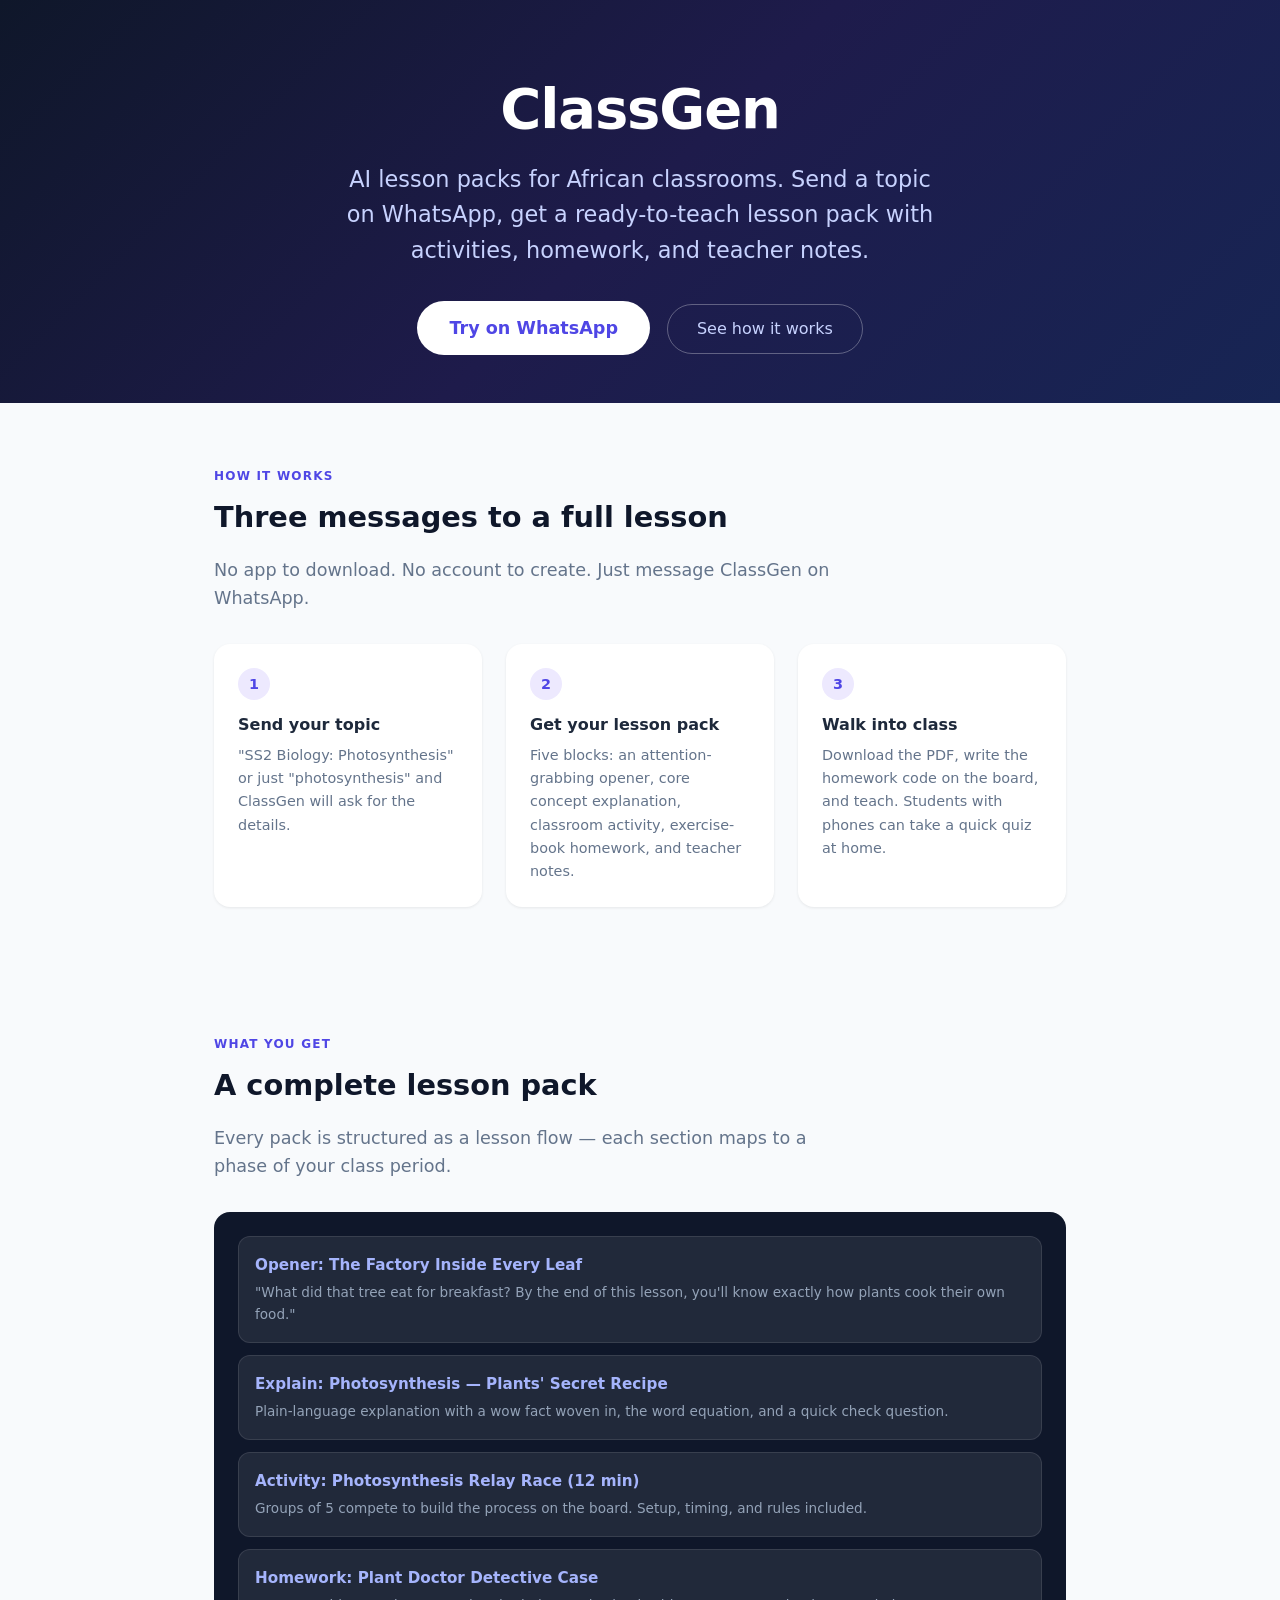
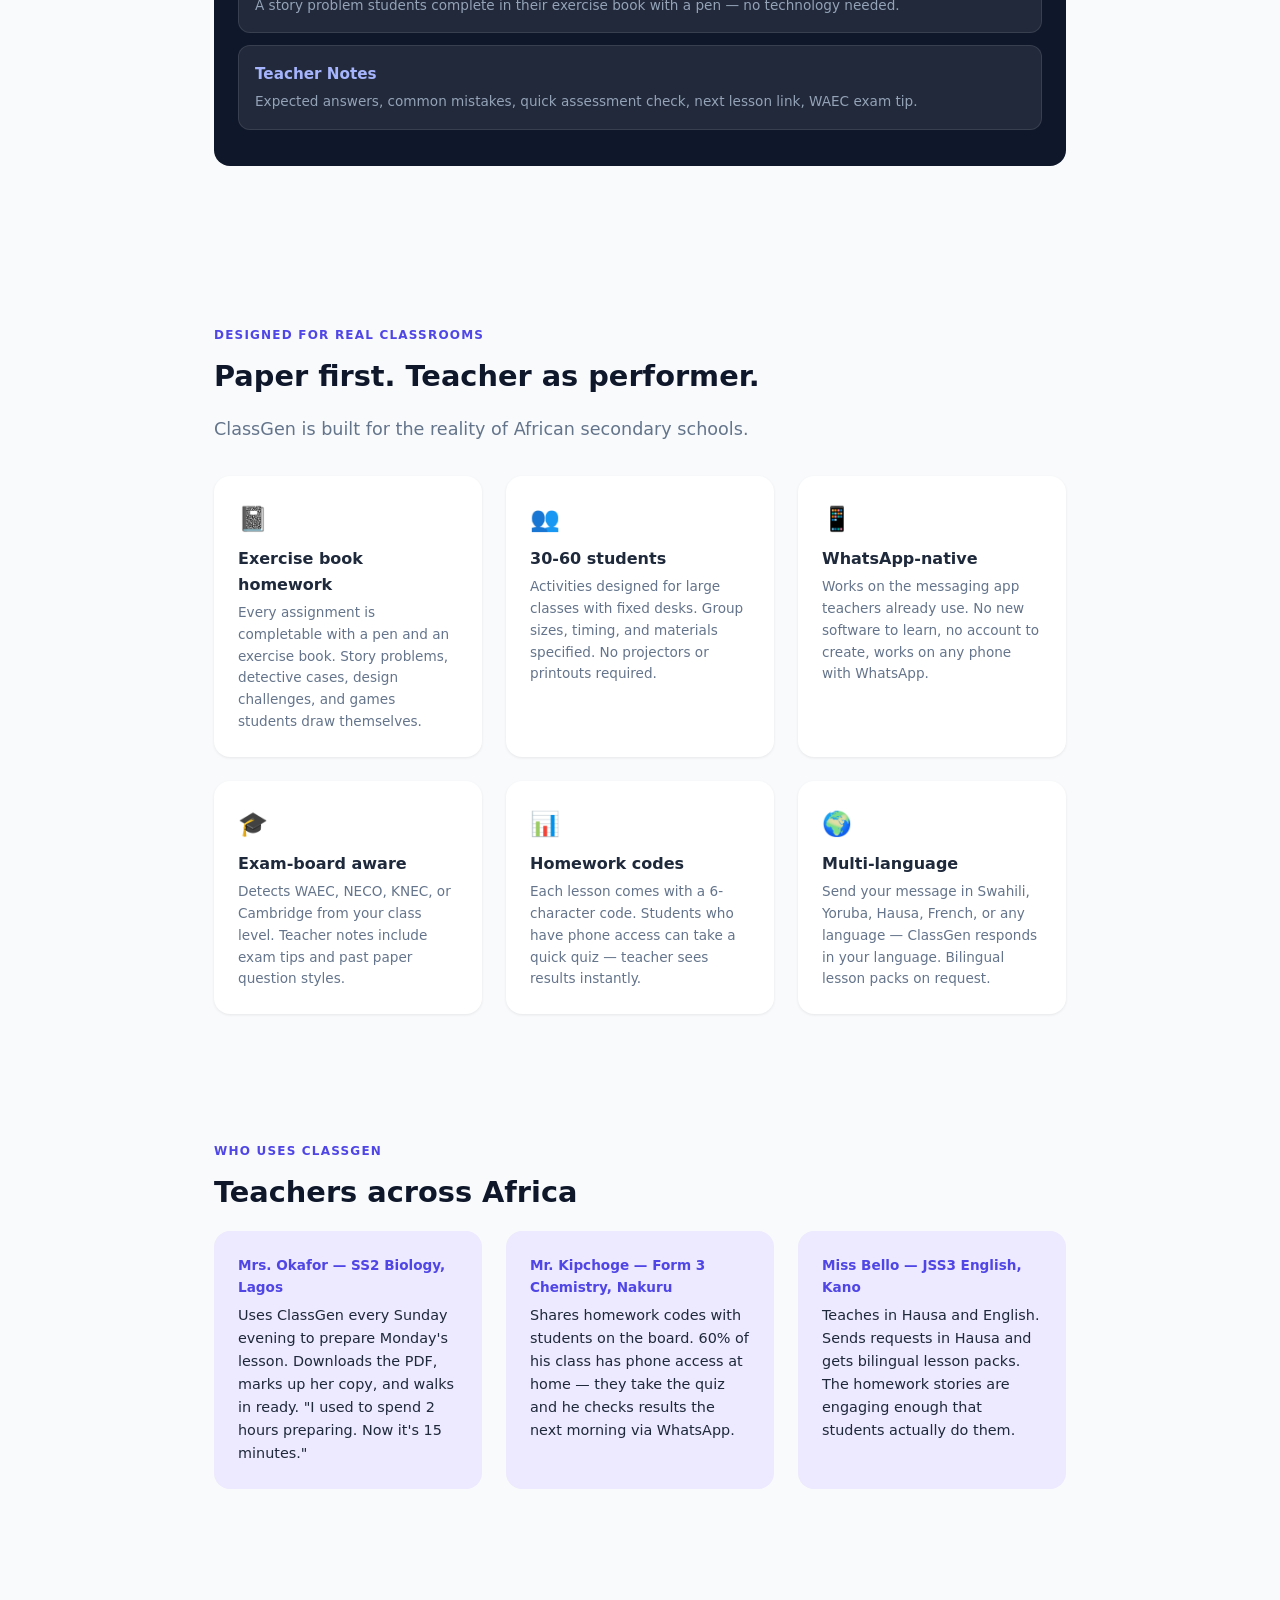
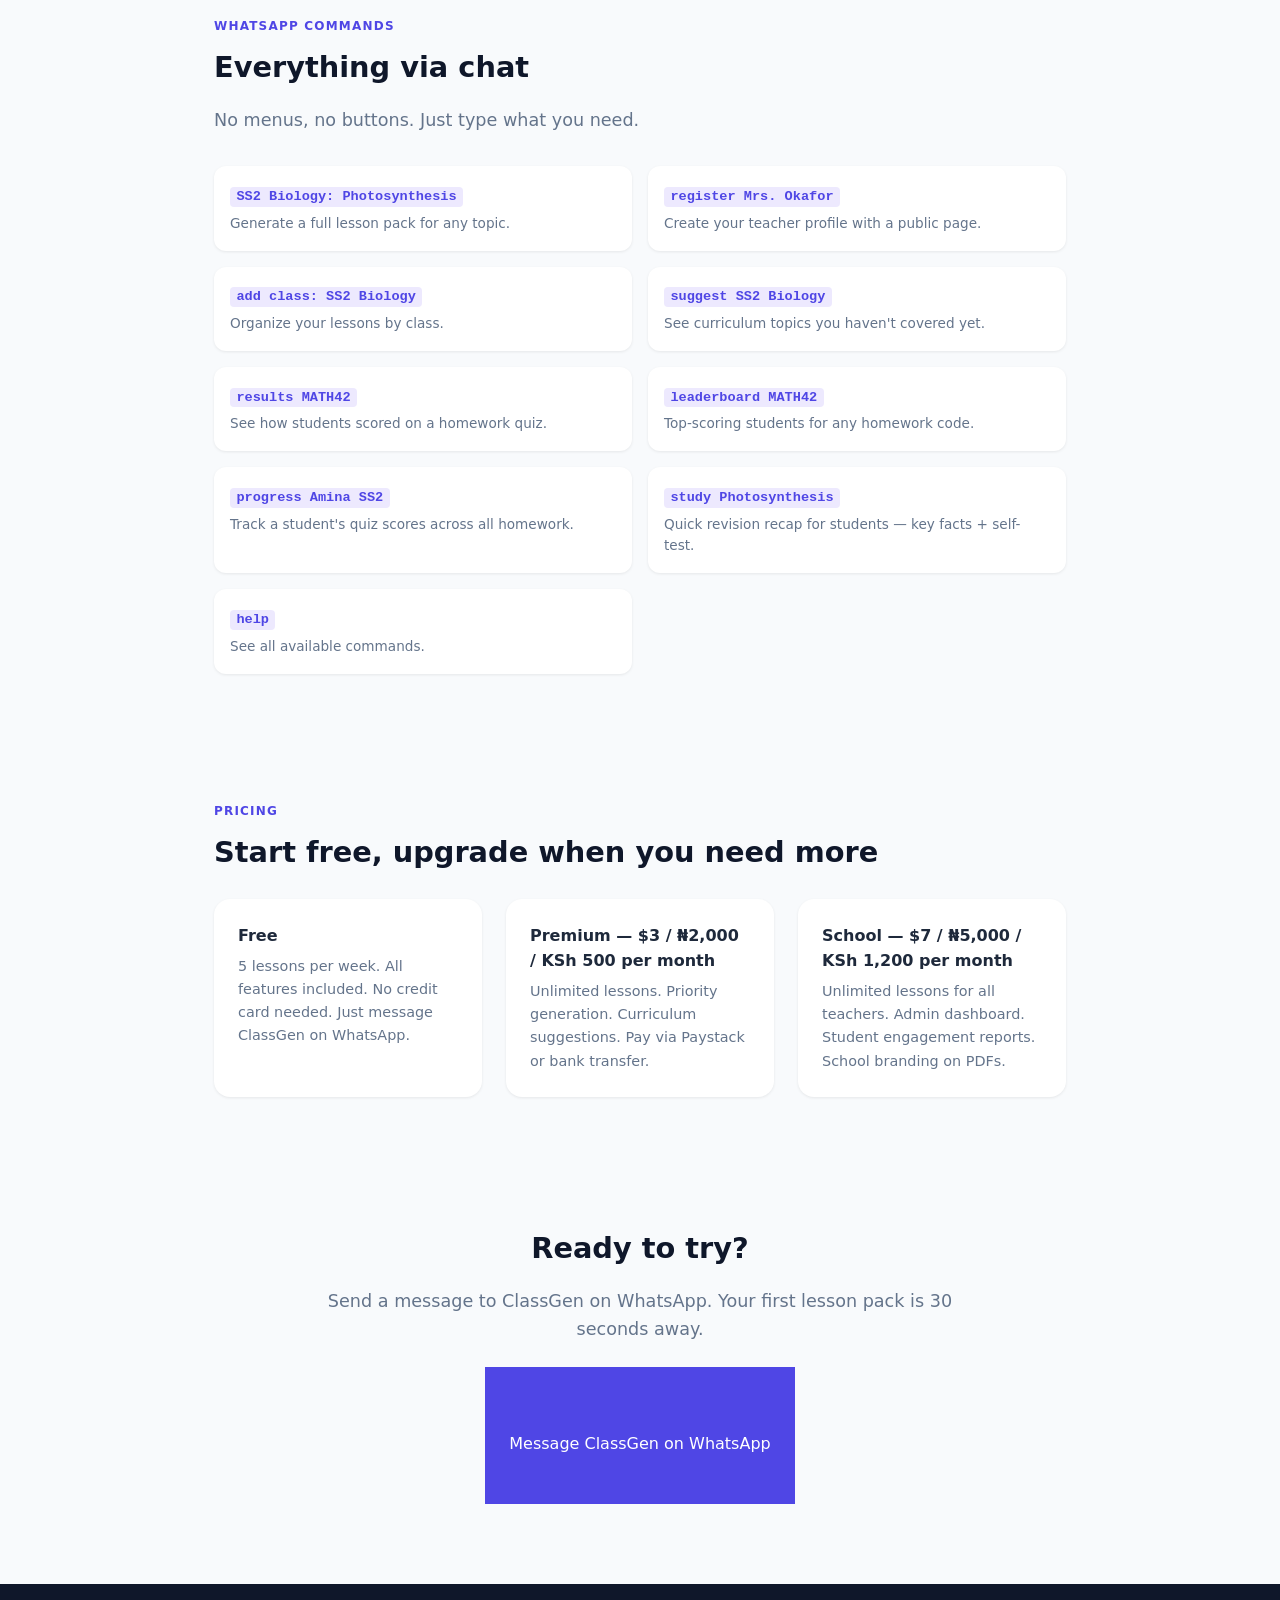
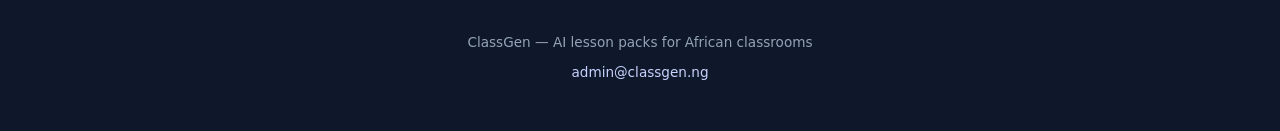
<file: site/index.html>
<!DOCTYPE html>
<html lang="en">
<head>
<meta charset="UTF-8">
<meta name="viewport" content="width=device-width, initial-scale=1.0">
<title>ClassGen — AI Lesson Packs for African Classrooms</title>
<meta name="description" content="Generate ready-to-teach lesson packs via WhatsApp. Designed for African secondary school teachers with 30-60 students, exercise books, and a chalkboard.">
<style>
:root{--brand:#4f46e5;--brand-light:#ede9fe;--dark:#0f172a;--text:#1e293b;--muted:#64748b;--bg:#f8fafc;--card:#ffffff;--radius:16px}
*{box-sizing:border-box;margin:0;padding:0}
body{font-family:-apple-system,system-ui,'Segoe UI',sans-serif;color:var(--text);line-height:1.6;background:var(--bg)}
a{color:var(--brand);text-decoration:none}
a:hover{text-decoration:underline}

/* Hero */
.hero{background:linear-gradient(135deg,var(--dark) 0%,#1e1b4b 50%,#172554 100%);color:#fff;padding:4rem 1.5rem 3rem;text-align:center}
.hero h1{font-size:clamp(2rem,5vw,3.5rem);font-weight:800;margin-bottom:.5rem;letter-spacing:-.02em}
.hero .tagline{font-size:clamp(1rem,2.5vw,1.4rem);color:#c7d2fe;max-width:600px;margin:0 auto 2rem}
.hero .cta{display:inline-block;background:#fff;color:var(--brand);font-weight:700;padding:.8rem 2rem;border-radius:999px;font-size:1.1rem;transition:transform .2s}
.hero .cta:hover{transform:translateY(-2px);text-decoration:none}
.hero .cta-secondary{display:inline-block;color:#c7d2fe;border:1px solid rgba(255,255,255,.3);padding:.7rem 1.8rem;border-radius:999px;font-size:1rem;margin-left:.75rem}
.hero .cta-secondary:hover{background:rgba(255,255,255,.1);text-decoration:none}

/* Sections */
section{padding:4rem 1.5rem;max-width:900px;margin:0 auto}
.section-label{font-size:.75rem;font-weight:700;text-transform:uppercase;letter-spacing:.1em;color:var(--brand);margin-bottom:.5rem}
section h2{font-size:1.8rem;font-weight:700;margin-bottom:1rem;color:var(--dark)}
section p.lead{font-size:1.1rem;color:var(--muted);margin-bottom:2rem;max-width:650px}

/* How it works */
.steps{display:grid;grid-template-columns:repeat(auto-fit,minmax(220px,1fr));gap:1.5rem;margin-top:1.5rem}
.step{background:var(--card);border-radius:var(--radius);padding:1.5rem;box-shadow:0 1px 3px rgba(0,0,0,.08)}
.step .num{display:inline-flex;align-items:center;justify-content:center;width:32px;height:32px;background:var(--brand-light);color:var(--brand);border-radius:50%;font-weight:700;font-size:.9rem;margin-bottom:.75rem}
.step h3{font-size:1rem;font-weight:600;margin-bottom:.4rem}
.step p{font-size:.9rem;color:var(--muted)}

/* Features */
.features{display:grid;grid-template-columns:repeat(auto-fit,minmax(260px,1fr));gap:1.5rem}
.feature{background:var(--card);border-radius:var(--radius);padding:1.5rem;box-shadow:0 1px 3px rgba(0,0,0,.08)}
.feature .icon{font-size:1.5rem;margin-bottom:.5rem}
.feature h3{font-size:1rem;font-weight:600;margin-bottom:.3rem}
.feature p{font-size:.85rem;color:var(--muted)}

/* Lesson preview */
.preview{background:var(--dark);border-radius:var(--radius);padding:1.5rem;color:#e2e8f0;font-size:.85rem;margin:2rem 0;overflow-x:auto}
.preview .block{background:rgba(255,255,255,.08);border:1px solid rgba(255,255,255,.1);border-radius:12px;padding:1rem;margin-bottom:.75rem}
.preview .block-title{color:#a5b4fc;font-weight:600;font-size:.95rem;margin-bottom:.3rem}
.preview .block-summary{color:#94a3b8;font-size:.85rem}

/* Testimonial / use cases */
.use-cases{display:grid;grid-template-columns:repeat(auto-fit,minmax(260px,1fr));gap:1.5rem}
.use-case{background:var(--brand-light);border-radius:var(--radius);padding:1.5rem}
.use-case .persona{font-weight:700;color:var(--brand);font-size:.85rem;margin-bottom:.3rem}
.use-case p{font-size:.9rem;color:var(--text)}

/* Commands */
.commands-grid{display:grid;grid-template-columns:repeat(auto-fit,minmax(280px,1fr));gap:1rem}
.cmd{background:var(--card);border-radius:12px;padding:1rem;box-shadow:0 1px 3px rgba(0,0,0,.08)}
.cmd code{background:var(--brand-light);color:var(--brand);padding:.15rem .4rem;border-radius:4px;font-size:.85rem;font-weight:600}
.cmd p{font-size:.85rem;color:var(--muted);margin-top:.3rem}

/* Footer */
.site-footer{background:var(--dark);color:#94a3b8;padding:3rem 1.5rem;text-align:center;font-size:.85rem}
.site-footer a{color:#c7d2fe}

/* Responsive */
@media(max-width:600px){.hero .cta-secondary{display:block;margin:.75rem auto 0;width:fit-content}}
</style>
</head>
<body>

<!-- Hero -->
<div class="hero">
  <h1>ClassGen</h1>
  <p class="tagline">AI lesson packs for African classrooms. Send a topic on WhatsApp, get a ready-to-teach lesson pack with activities, homework, and teacher notes.</p>
  <a href="https://wa.me/14155238886?text=Hi" class="cta">Try on WhatsApp</a>
  <a href="#how-it-works" class="cta-secondary">See how it works</a>
</div>

<!-- How it works -->
<section id="how-it-works">
  <div class="section-label">How It Works</div>
  <h2>Three messages to a full lesson</h2>
  <p class="lead">No app to download. No account to create. Just message ClassGen on WhatsApp.</p>
  <div class="steps">
    <div class="step">
      <div class="num">1</div>
      <h3>Send your topic</h3>
      <p>"SS2 Biology: Photosynthesis" or just "photosynthesis" and ClassGen will ask for the details.</p>
    </div>
    <div class="step">
      <div class="num">2</div>
      <h3>Get your lesson pack</h3>
      <p>Five blocks: an attention-grabbing opener, core concept explanation, classroom activity, exercise-book homework, and teacher notes.</p>
    </div>
    <div class="step">
      <div class="num">3</div>
      <h3>Walk into class</h3>
      <p>Download the PDF, write the homework code on the board, and teach. Students with phones can take a quick quiz at home.</p>
    </div>
  </div>
</section>

<!-- Lesson preview -->
<section>
  <div class="section-label">What You Get</div>
  <h2>A complete lesson pack</h2>
  <p class="lead">Every pack is structured as a lesson flow — each section maps to a phase of your class period.</p>
  <div class="preview">
    <div class="block">
      <div class="block-title">Opener: The Factory Inside Every Leaf</div>
      <div class="block-summary">"What did that tree eat for breakfast? By the end of this lesson, you'll know exactly how plants cook their own food."</div>
    </div>
    <div class="block">
      <div class="block-title">Explain: Photosynthesis — Plants' Secret Recipe</div>
      <div class="block-summary">Plain-language explanation with a wow fact woven in, the word equation, and a quick check question.</div>
    </div>
    <div class="block">
      <div class="block-title">Activity: Photosynthesis Relay Race (12 min)</div>
      <div class="block-summary">Groups of 5 compete to build the process on the board. Setup, timing, and rules included.</div>
    </div>
    <div class="block">
      <div class="block-title">Homework: Plant Doctor Detective Case</div>
      <div class="block-summary">A story problem students complete in their exercise book with a pen — no technology needed.</div>
    </div>
    <div class="block">
      <div class="block-title">Teacher Notes</div>
      <div class="block-summary">Expected answers, common mistakes, quick assessment check, next lesson link, WAEC exam tip.</div>
    </div>
  </div>
</section>

<!-- Designed for -->
<section>
  <div class="section-label">Designed For Real Classrooms</div>
  <h2>Paper first. Teacher as performer.</h2>
  <p class="lead">ClassGen is built for the reality of African secondary schools.</p>
  <div class="features">
    <div class="feature">
      <div class="icon">📓</div>
      <h3>Exercise book homework</h3>
      <p>Every assignment is completable with a pen and an exercise book. Story problems, detective cases, design challenges, and games students draw themselves.</p>
    </div>
    <div class="feature">
      <div class="icon">👥</div>
      <h3>30-60 students</h3>
      <p>Activities designed for large classes with fixed desks. Group sizes, timing, and materials specified. No projectors or printouts required.</p>
    </div>
    <div class="feature">
      <div class="icon">📱</div>
      <h3>WhatsApp-native</h3>
      <p>Works on the messaging app teachers already use. No new software to learn, no account to create, works on any phone with WhatsApp.</p>
    </div>
    <div class="feature">
      <div class="icon">🎓</div>
      <h3>Exam-board aware</h3>
      <p>Detects WAEC, NECO, KNEC, or Cambridge from your class level. Teacher notes include exam tips and past paper question styles.</p>
    </div>
    <div class="feature">
      <div class="icon">📊</div>
      <h3>Homework codes</h3>
      <p>Each lesson comes with a 6-character code. Students who have phone access can take a quick quiz — teacher sees results instantly.</p>
    </div>
    <div class="feature">
      <div class="icon">🌍</div>
      <h3>Multi-language</h3>
      <p>Send your message in Swahili, Yoruba, Hausa, French, or any language — ClassGen responds in your language. Bilingual lesson packs on request.</p>
    </div>
  </div>
</section>

<!-- Use cases -->
<section>
  <div class="section-label">Who Uses ClassGen</div>
  <h2>Teachers across Africa</h2>
  <div class="use-cases">
    <div class="use-case">
      <div class="persona">Mrs. Okafor — SS2 Biology, Lagos</div>
      <p>Uses ClassGen every Sunday evening to prepare Monday's lesson. Downloads the PDF, marks up her copy, and walks in ready. "I used to spend 2 hours preparing. Now it's 15 minutes."</p>
    </div>
    <div class="use-case">
      <div class="persona">Mr. Kipchoge — Form 3 Chemistry, Nakuru</div>
      <p>Shares homework codes with students on the board. 60% of his class has phone access at home — they take the quiz and he checks results the next morning via WhatsApp.</p>
    </div>
    <div class="use-case">
      <div class="persona">Miss Bello — JSS3 English, Kano</div>
      <p>Teaches in Hausa and English. Sends requests in Hausa and gets bilingual lesson packs. The homework stories are engaging enough that students actually do them.</p>
    </div>
  </div>
</section>

<!-- Commands -->
<section>
  <div class="section-label">WhatsApp Commands</div>
  <h2>Everything via chat</h2>
  <p class="lead">No menus, no buttons. Just type what you need.</p>
  <div class="commands-grid">
    <div class="cmd"><code>SS2 Biology: Photosynthesis</code><p>Generate a full lesson pack for any topic.</p></div>
    <div class="cmd"><code>register Mrs. Okafor</code><p>Create your teacher profile with a public page.</p></div>
    <div class="cmd"><code>add class: SS2 Biology</code><p>Organize your lessons by class.</p></div>
    <div class="cmd"><code>suggest SS2 Biology</code><p>See curriculum topics you haven't covered yet.</p></div>
    <div class="cmd"><code>results MATH42</code><p>See how students scored on a homework quiz.</p></div>
    <div class="cmd"><code>leaderboard MATH42</code><p>Top-scoring students for any homework code.</p></div>
    <div class="cmd"><code>progress Amina SS2</code><p>Track a student's quiz scores across all homework.</p></div>
    <div class="cmd"><code>study Photosynthesis</code><p>Quick revision recap for students — key facts + self-test.</p></div>
    <div class="cmd"><code>help</code><p>See all available commands.</p></div>
  </div>
</section>

<!-- Pricing -->
<section>
  <div class="section-label">Pricing</div>
  <h2>Start free, upgrade when you need more</h2>
  <div class="steps">
    <div class="step">
      <h3>Free</h3>
      <p>5 lessons per week. All features included. No credit card needed. Just message ClassGen on WhatsApp.</p>
    </div>
    <div class="step">
      <h3>Premium — $3 / ₦2,000 / KSh 500 per month</h3>
      <p>Unlimited lessons. Priority generation. Curriculum suggestions. Pay via Paystack or bank transfer.</p>
    </div>
    <div class="step">
      <h3>School — $7 / ₦5,000 / KSh 1,200 per month</h3>
      <p>Unlimited lessons for all teachers. Admin dashboard. Student engagement reports. School branding on PDFs.</p>
    </div>
  </div>
</section>

<!-- CTA -->
<section style="text-align:center;padding-bottom:5rem">
  <h2>Ready to try?</h2>
  <p class="lead" style="margin:0 auto 1.5rem">Send a message to ClassGen on WhatsApp. Your first lesson pack is 30 seconds away.</p>
  <a href="https://wa.me/14155238886?text=Hi" class="hero cta" style="background:var(--brand);color:#fff;display:inline-block">Message ClassGen on WhatsApp</a>
</section>

<div class="site-footer">
  <p>ClassGen &mdash; AI lesson packs for African classrooms</p>
  <p style="margin-top:.5rem"><a href="mailto:admin@classgen.ng">admin@classgen.ng</a></p>
</div>

</body>
</html>
</file>
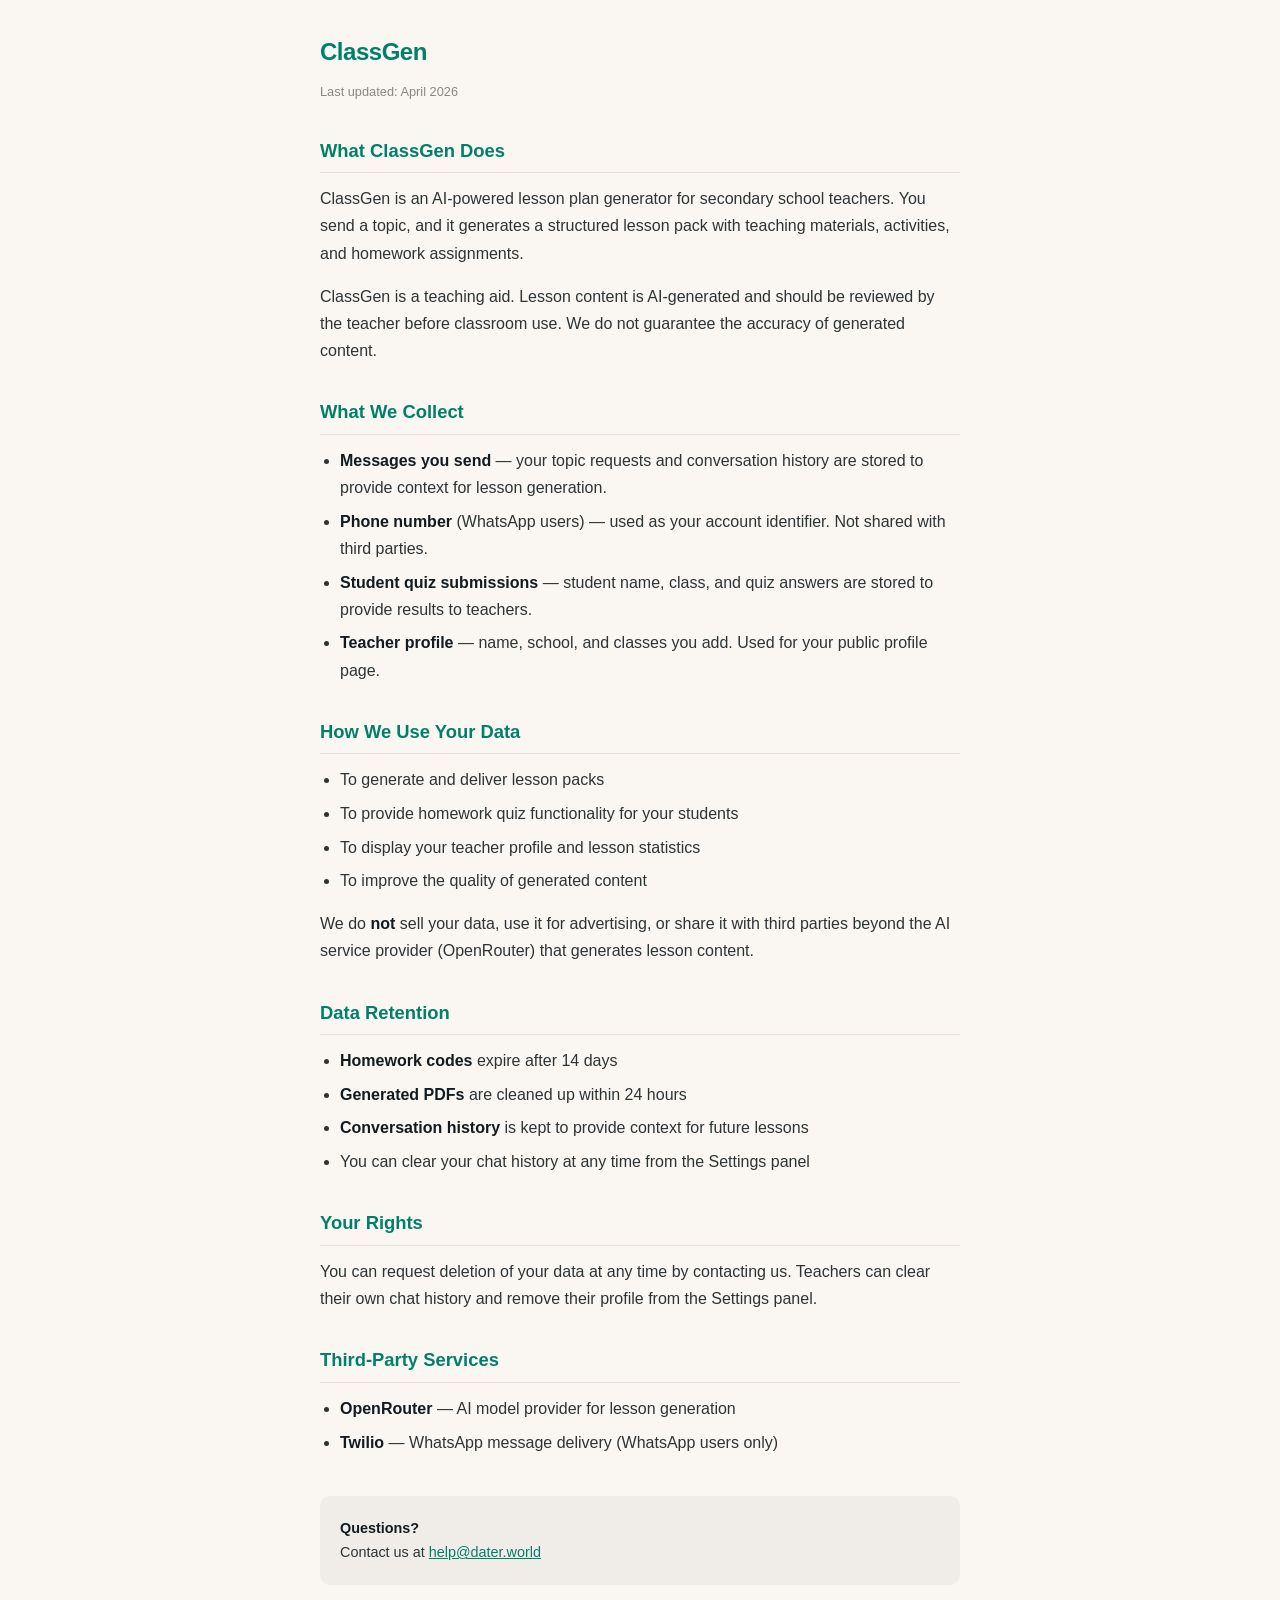
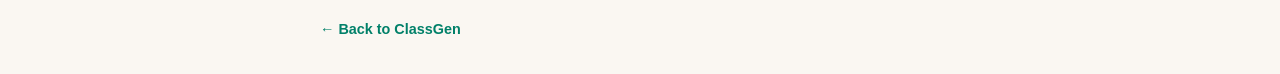
<file: terms.html>
<!DOCTYPE html>
<html lang="en">
<head>
    <meta charset="UTF-8">
    <meta name="viewport" content="width=device-width, initial-scale=1.0">
    <title>Terms & Privacy | ClassGen</title>
    <link rel="icon" href="data:image/svg+xml,<svg xmlns='http://www.w3.org/2000/svg' viewBox='0 0 100 100'><text y='.9em' font-size='90'>🌍</text></svg>">
    <style>
        * { margin: 0; padding: 0; box-sizing: border-box; }
        body {
            font-family: -apple-system, BlinkMacSystemFont, 'Segoe UI', Roboto, sans-serif;
            background: #FAF7F2; color: #2D3436; line-height: 1.7;
            padding: 2rem 1.25rem; max-width: 680px; margin: 0 auto;
        }
        .brand {
            color: #008069; font-size: 1.5rem; font-weight: 700;
            margin-bottom: 0.5rem; letter-spacing: -0.02em;
        }
        .updated { color: #8B8685; font-size: 0.8rem; margin-bottom: 2rem; }
        h2 {
            font-size: 1.15rem; color: #008069; margin: 2rem 0 0.75rem;
            padding-bottom: 0.4rem; border-bottom: 1px solid #E8E0D8;
        }
        p { margin-bottom: 1rem; }
        ul { margin: 0 0 1rem 1.25rem; }
        li { margin-bottom: 0.4rem; }
        strong { color: #111B21; }
        a { color: #008069; }
        .contact {
            margin-top: 2.5rem; padding: 1.25rem; background: #F0EDE8;
            border-radius: 10px; font-size: 0.9rem;
        }
        .back {
            display: inline-block; margin-top: 2rem; color: #008069;
            font-weight: 600; text-decoration: none; font-size: 0.9rem;
        }
        .back:hover { text-decoration: underline; }
    </style>
</head>
<body>
    <div class="brand">ClassGen</div>
    <div class="updated">Last updated: April 2026</div>

    <h2>What ClassGen Does</h2>
    <p>ClassGen is an AI-powered lesson plan generator for secondary school teachers. You send a topic, and it generates a structured lesson pack with teaching materials, activities, and homework assignments.</p>
    <p>ClassGen is a teaching aid. Lesson content is AI-generated and should be reviewed by the teacher before classroom use. We do not guarantee the accuracy of generated content.</p>

    <h2>What We Collect</h2>
    <ul>
        <li><strong>Messages you send</strong> &mdash; your topic requests and conversation history are stored to provide context for lesson generation.</li>
        <li><strong>Phone number</strong> (WhatsApp users) &mdash; used as your account identifier. Not shared with third parties.</li>
        <li><strong>Student quiz submissions</strong> &mdash; student name, class, and quiz answers are stored to provide results to teachers.</li>
        <li><strong>Teacher profile</strong> &mdash; name, school, and classes you add. Used for your public profile page.</li>
    </ul>

    <h2>How We Use Your Data</h2>
    <ul>
        <li>To generate and deliver lesson packs</li>
        <li>To provide homework quiz functionality for your students</li>
        <li>To display your teacher profile and lesson statistics</li>
        <li>To improve the quality of generated content</li>
    </ul>
    <p>We do <strong>not</strong> sell your data, use it for advertising, or share it with third parties beyond the AI service provider (OpenRouter) that generates lesson content.</p>

    <h2>Data Retention</h2>
    <ul>
        <li><strong>Homework codes</strong> expire after 14 days</li>
        <li><strong>Generated PDFs</strong> are cleaned up within 24 hours</li>
        <li><strong>Conversation history</strong> is kept to provide context for future lessons</li>
        <li>You can clear your chat history at any time from the Settings panel</li>
    </ul>

    <h2>Your Rights</h2>
    <p>You can request deletion of your data at any time by contacting us. Teachers can clear their own chat history and remove their profile from the Settings panel.</p>

    <h2>Third-Party Services</h2>
    <ul>
        <li><strong>OpenRouter</strong> &mdash; AI model provider for lesson generation</li>
        <li><strong>Twilio</strong> &mdash; WhatsApp message delivery (WhatsApp users only)</li>
    </ul>

    <div class="contact">
        <strong>Questions?</strong><br>
        Contact us at <a href="mailto:help@dater.world">help@dater.world</a>
    </div>

    <a class="back" href="/">&larr; Back to ClassGen</a>
</body>
</html>
</file>
